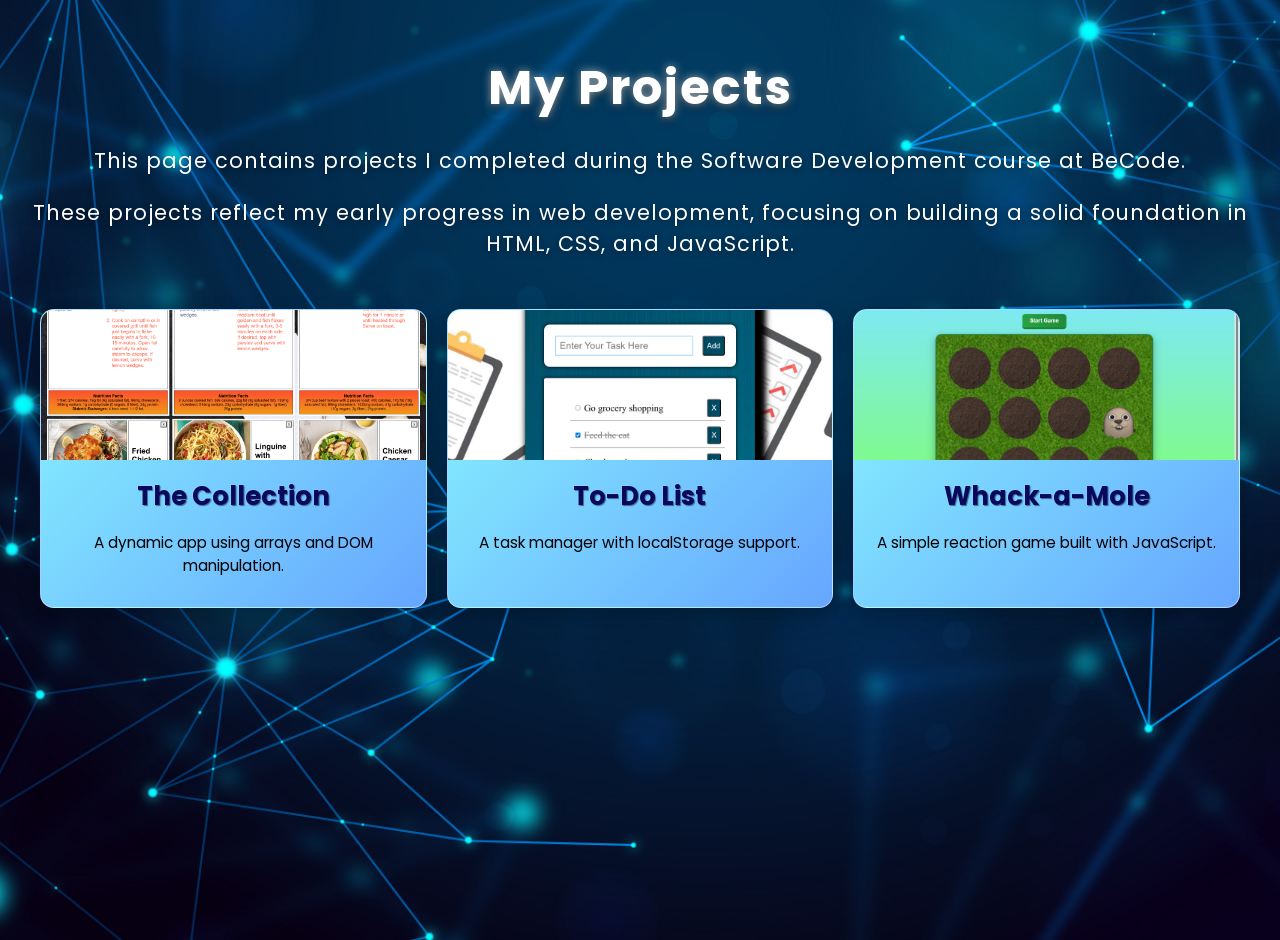
<file: index.html>
<!DOCTYPE html>
<html lang="en">
<head>
    <meta charset="UTF-8">
    <meta name="viewport" content="width=device-width, initial-scale=1.0">
    <title>My BeCode Projects</title>
    <link rel="stylesheet" href="style.css">
    <link href="https://fonts.googleapis.com/css2?family=Poppins:wght@400;700&display=swap" rel="stylesheet">
</head>
<body>

<div class="top">
<h1>My Projects</h1>
<h3>This page contains projects I completed during the Software Development course at BeCode.</h3>
<h3>These projects reflect my early progress in web development, focusing on building a solid foundation in HTML, CSS, and JavaScript.</h3>
</div>

<div class="grid">

    <a class="card" href="./Project1-Collection/collection.html">
        <img src="./Project1-Collection/assets/screenshot.png" alt="Collection">
        <h2>The Collection</h2>
        <p>A dynamic app using arrays and DOM manipulation.</p>
    </a>

    <a class="card" href="./Project2-ToDoList/index.html">
        <img src="./Project2-ToDoList/screenshot1.png" alt="To-Do List">
        <h2>To-Do List</h2>
        <p>A task manager with localStorage support.</p>
    </a>

    <a class="card" href="./Project3-Whack_a_Mole/Whack-a-Mole.html">
        <img src="./Project3-Whack_a_Mole/Screenshot.png" alt="Whack-a-Mole">
        <h2>Whack-a-Mole</h2>
        <p>A simple reaction game built with JavaScript.</p>
    </a>

</div>

</body>
</html>
</file>
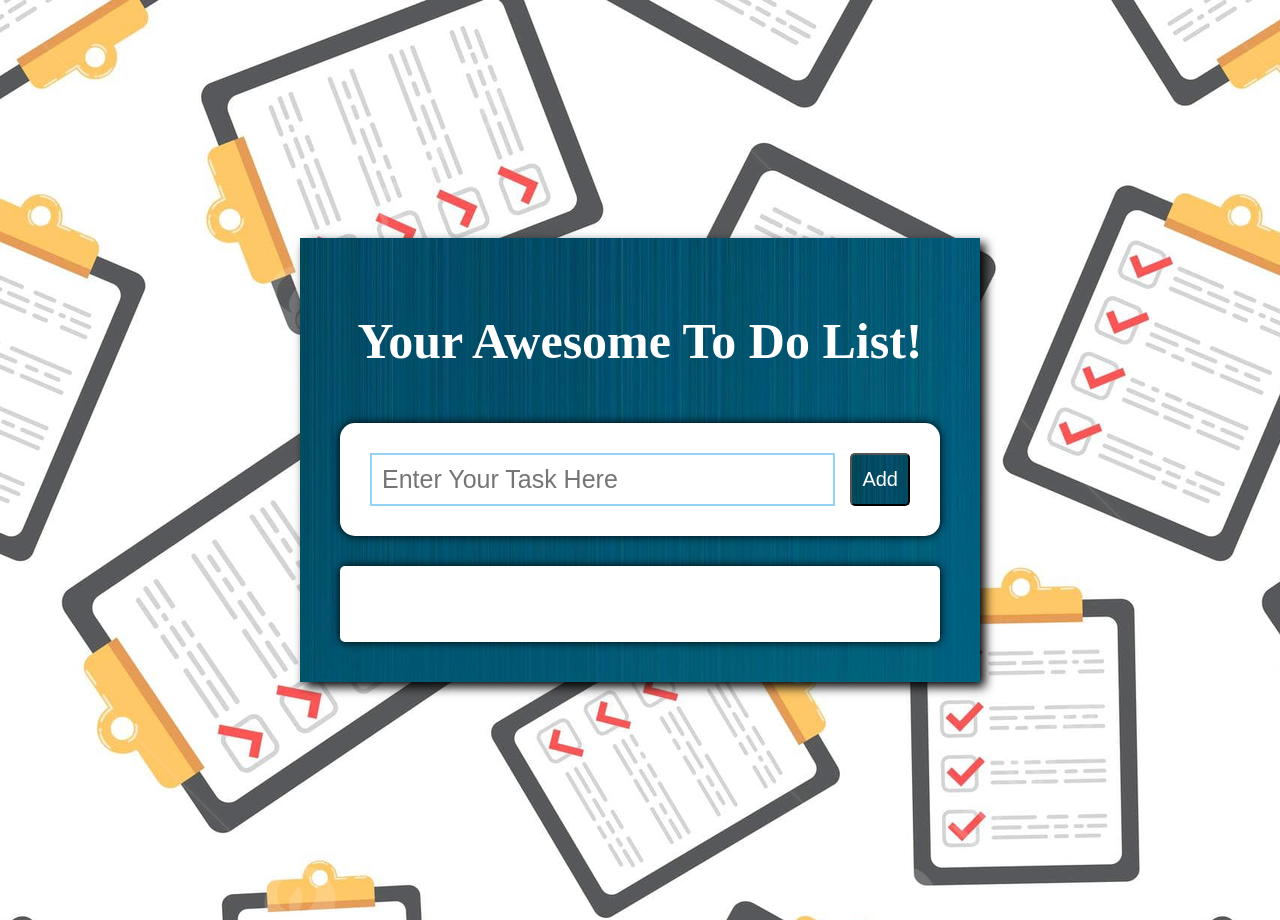
<file: Project2-ToDoList/index.html>
<!DOCTYPE html>
<html lang="en">
<head>
    <meta charset="UTF-8">
    <meta name="viewport" content="width=device-width, initial-scale=1.0">
    <title>ToDo List</title>
    <link rel="stylesheet" href="style.css">
</head>
  <body>
    <div class="container">
      <h1>Your Awesome To Do List!</h1>
      <div class="new-task">
        <input type="text" id="enterTask" placeholder="Enter Your Task Here">
        <input type="submit" id="addTask" value="Add">
      </div>
      <div class="list-tasks">
      <ul id="listOfTasks"></ul>
    </div>
  </div>
    <script src="script.js"></script>
  </body>
</html>
</file>
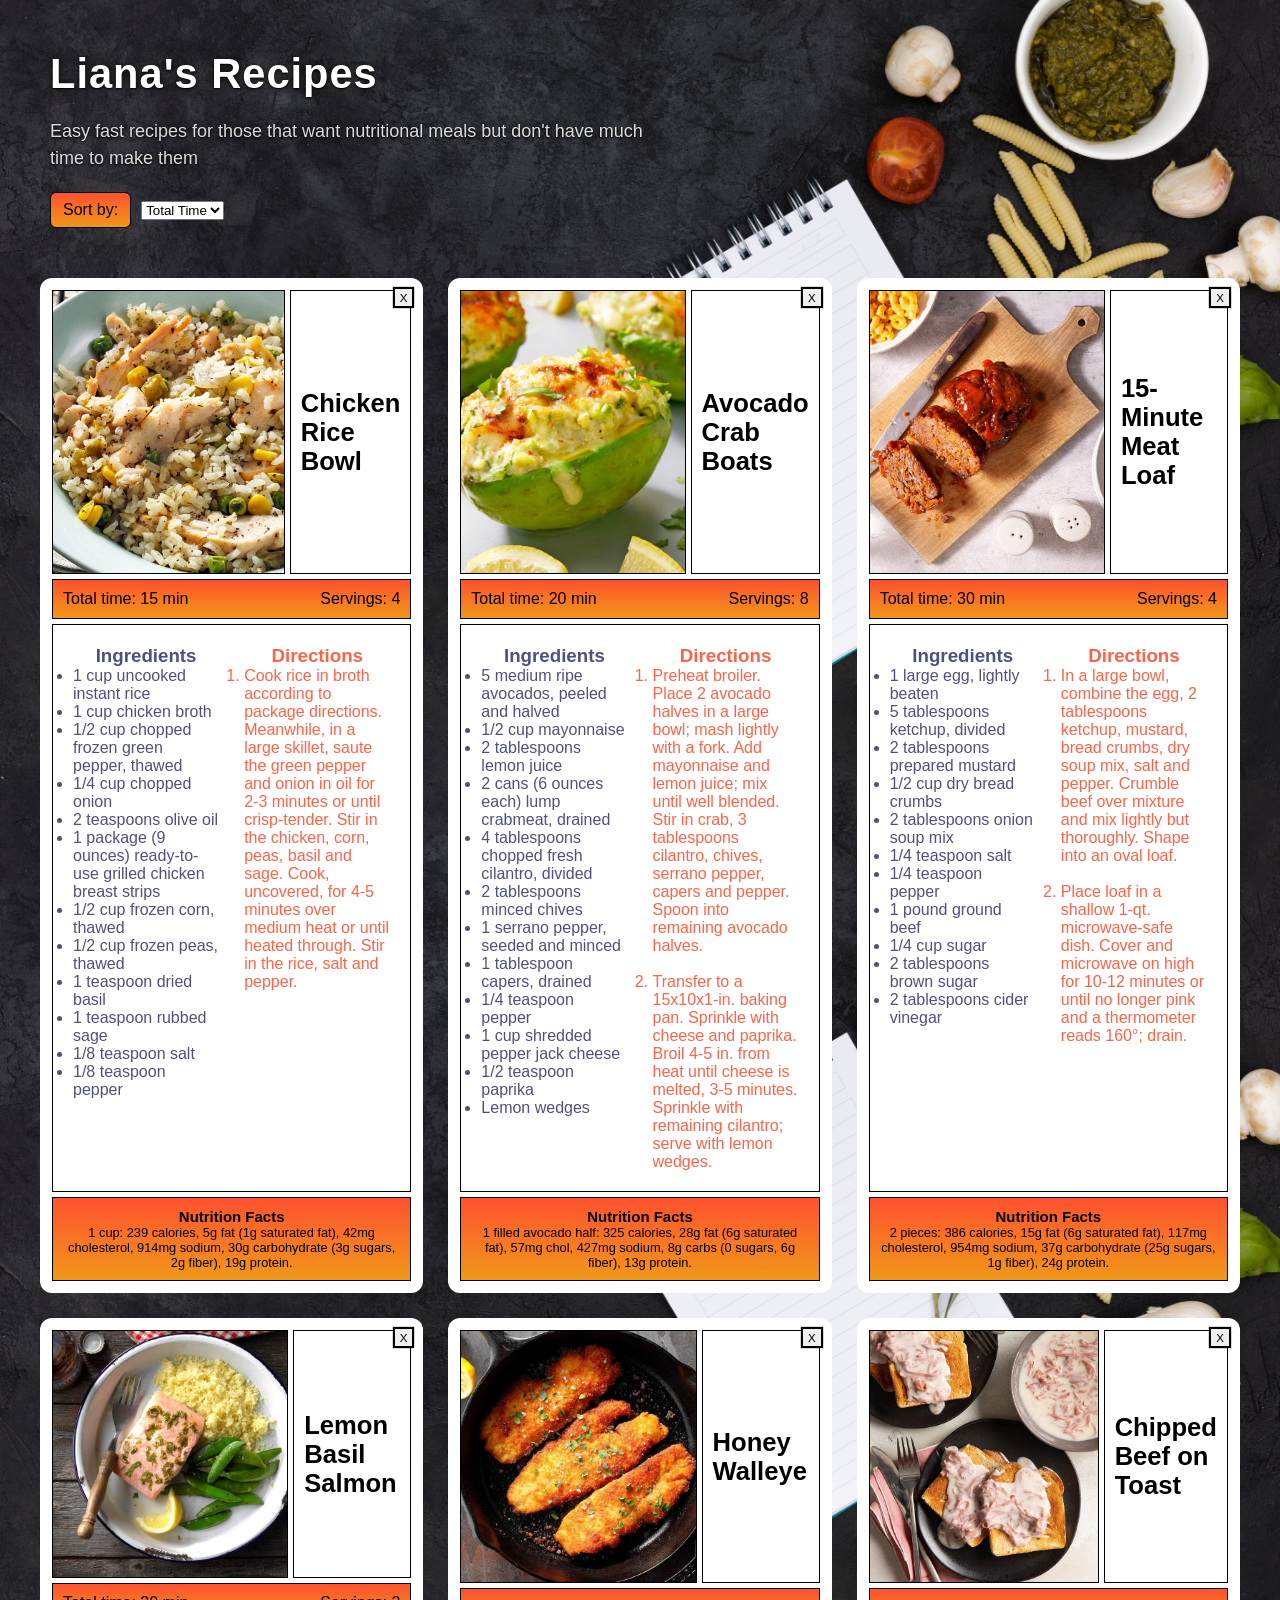
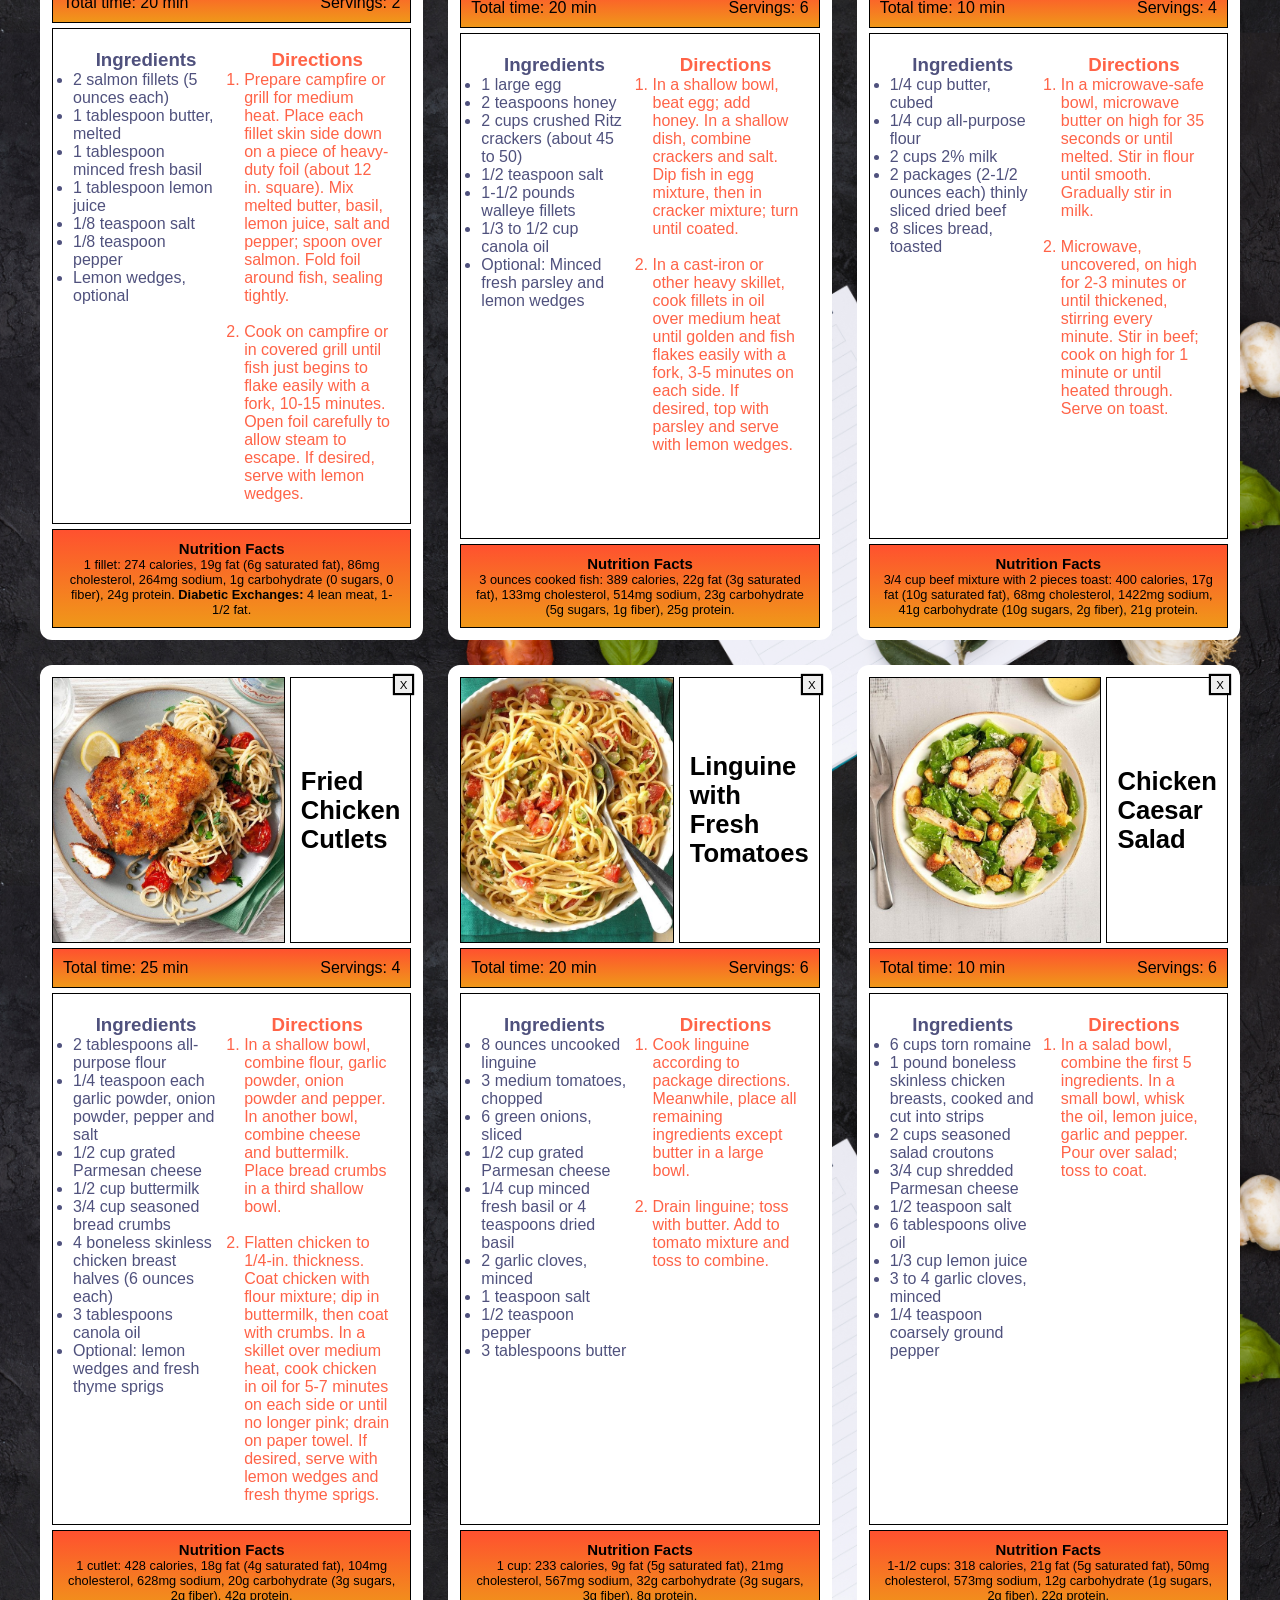
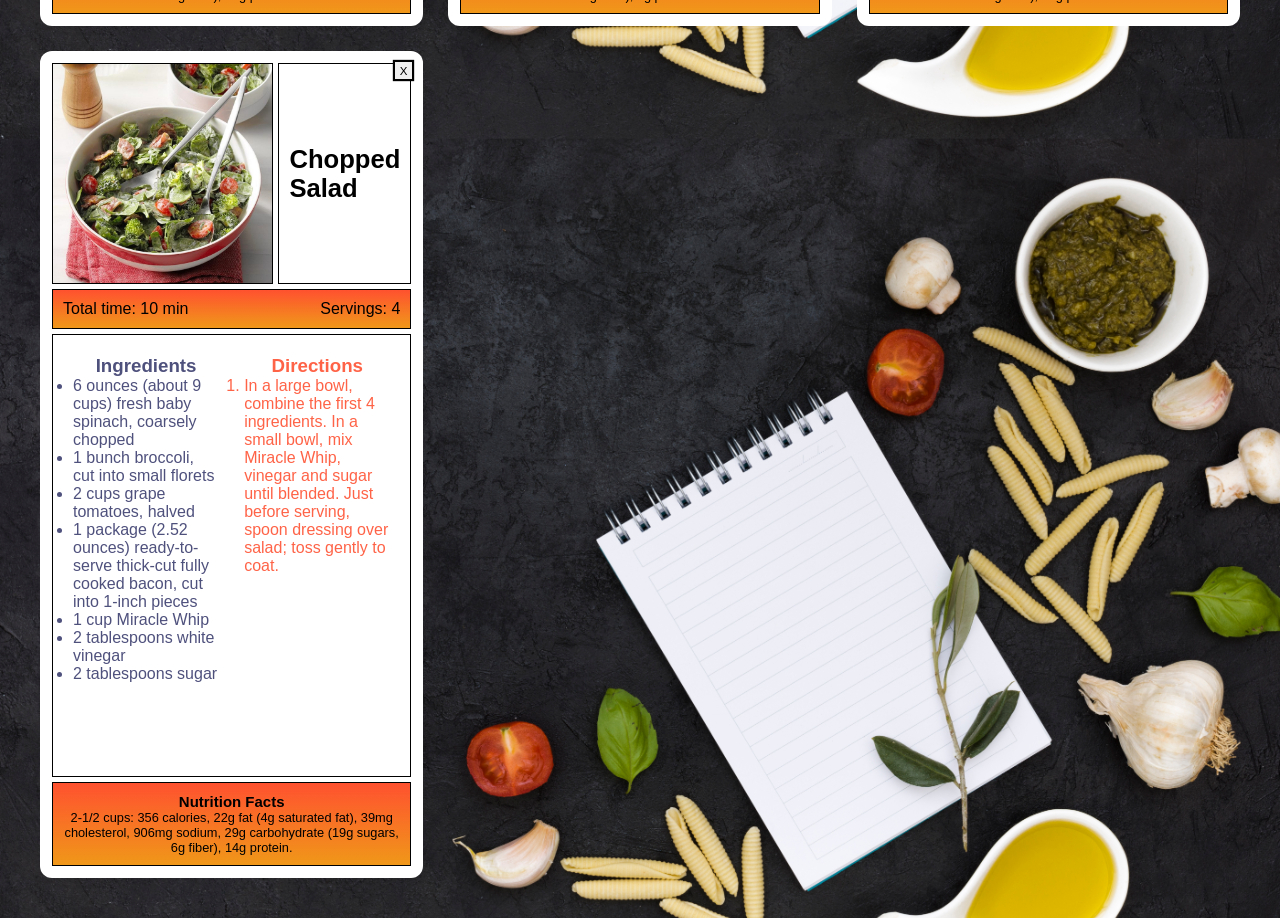
<file: Project1-Collection/collection.html>
<!DOCTYPE html>
<html lang="en">
<head>
    <meta charset="UTF-8">
    <meta name="viewport" content="width=device-width, initial-scale=1.0">
    <title>Collection</title>
    <link rel="stylesheet" href="collection.css">
</head>
<body>
    <div class="collection">
        <div class="top-section">
            <h1>Liana's Recipes</h1>
            <p>Easy fast recipes for those that want nutritional meals but don't have much time to make them</p>
            <div class="controls">
                <label for="sortBy">Sort by:</label>
                <select id="sortBy">
                    <option value="time">Total Time</option>
                    <option value="servings">Servings</option>
                </select>
            </div>
        </div>
        <div class="collection-cards-parent">
            <div class="recipe-card">
                <button class="delete-button">X</button>
                <div class="picture">
                    <img src="assets/Chicken-Rice-Bowl.jpg" alt="Picture of the Dish">
                </div>
                <div class="name">Chicken Rice Bowl</div>
                <div class="info-section">
                    <p>Total time: 15 min</p>
                    <p>Servings: 4</p>
                </div>
                <div class="content-section">
                    <div class="ingredients-section">
                        <h3>Ingredients</h3>
                        <ul>
                            <li>1 cup uncooked instant rice</li>
                            <li>1 cup chicken broth</li>
                            <li>1/2 cup chopped frozen green pepper, thawed</li>
                            <li>1/4 cup chopped onion</li>
                            <li>2 teaspoons olive oil</li>
                            <li>1 package (9 ounces) ready-to-use grilled chicken breast strips</li>
                            <li>1/2 cup frozen corn, thawed</li>
                            <li>1/2 cup frozen peas, thawed</li>
                            <li>1 teaspoon dried basil</li>
                            <li>1 teaspoon rubbed sage</li>
                            <li>1/8 teaspoon salt</li>
                            <li>1/8 teaspoon pepper</li>
                          </ul>
                    </div>
                    <div class="directions-section">
                        <h3>Directions</h3>
                        <ol>
                            <li>Cook rice in broth according to package directions. Meanwhile, in a large skillet, saute the green pepper and onion in oil for 2-3 minutes or until crisp-tender. Stir in the chicken, corn, peas, basil and sage. Cook, uncovered, for 4-5 minutes over medium heat or until heated through. Stir in the rice, salt and pepper.</li>
                          </ol>
                    </div>
                </div>
                <div class="nutrition-section">
                    <h3>Nutrition Facts</h3>
                    <p>1 cup: 239 calories, 5g fat (1g saturated fat), 42mg cholesterol, 914mg sodium, 30g carbohydrate (3g sugars, 2g fiber), 19g protein.</p>
                </div>

        
            </div>
            <div class="recipe-card">
                <button class="delete-button">X</button>
                <div class="picture">
                    <img src="assets/Crab-Stuffed-Avocado.jpg" alt="Picture of the Dish">
                </div>
                <div class="name">Avocado Crab Boats</div>
                <div class="info-section">
                    <p>Total time: 20 min</p>
                    <p>Servings: 8</p>
                </div>
                <div class="content-section">
                    <div class="ingredients-section">
                        <h3>Ingredients</h3>
                        <ul>
                            <li>5 medium ripe avocados, peeled and halved</li>
                            <li>1/2 cup mayonnaise</li>
                            <li>2 tablespoons lemon juice</li>
                            <li>2 cans (6 ounces each) lump crabmeat, drained</li>
                            <li>4 tablespoons chopped fresh cilantro, divided</li>
                            <li>2 tablespoons minced chives</li>
                            <li>1 serrano pepper, seeded and minced</li>
                            <li>1 tablespoon capers, drained</li>
                            <li>1/4 teaspoon pepper</li>
                            <li>1 cup shredded pepper jack cheese</li>
                            <li>1/2 teaspoon paprika</li>
                            <li>Lemon wedges</li>
                          </ul>
                    </div>
                    <div class="directions-section">
                        <h3>Directions</h3>
                        <ol>
                            <li>Preheat broiler. Place 2 avocado halves in a large bowl; mash lightly with a fork. Add mayonnaise and lemon juice; mix until well blended. Stir in crab, 3 tablespoons cilantro, chives, serrano pepper, capers and pepper. Spoon into remaining avocado halves.</li>
                           <br> <li>Transfer to a 15x10x1-in. baking pan. Sprinkle with cheese and paprika. Broil 4-5 in. from heat until cheese is melted, 3-5 minutes. Sprinkle with remaining cilantro; serve with lemon wedges.</li>
                          </ol>
                    </div>
                </div>
                <div class="nutrition-section">
                    <h3>Nutrition Facts</h3>
                    <p>1 filled avocado half: 325 calories, 28g fat (6g saturated fat), 57mg chol, 427mg sodium, 8g carbs (0 sugars, 6g fiber), 13g protein.</p>
                </div>
        </div>
        <div class="recipe-card">
            <button class="delete-button">X</button>
            <div class="picture">
                <img src="assets/Meat-Loaf.jpg" alt="Picture of the Dish">
            </div>
            <div class="name">15-Minute Meat Loaf</div>
            <div class="info-section">
                <p>Total time: 30 min</p>
                <p>Servings: 4</p>
            </div>
            <div class="content-section">
                <div class="ingredients-section">
                    <h3>Ingredients</h3>
                    <ul>
                        <li>1 large egg, lightly beaten</li>
                        <li>5 tablespoons ketchup, divided</li>
                        <li>2 tablespoons prepared mustard</li>
                        <li>1/2 cup dry bread crumbs</li>
                        <li>2 tablespoons onion soup mix</li>
                        <li>1/4 teaspoon salt</li>
                        <li>1/4 teaspoon pepper</li>
                        <li>1 pound ground beef</li>
                        <li>1/4 cup sugar</li>
                        <li>2 tablespoons brown sugar</li>
                        <li>2 tablespoons cider vinegar</li>
                      </ul>
                </div>
                <div class="directions-section">
                    <h3>Directions</h3>
                    <ol>
                        <li>In a large bowl, combine the egg, 2 tablespoons ketchup, mustard, bread crumbs, dry soup mix, salt and pepper. Crumble beef over mixture and mix lightly but thoroughly. Shape into an oval loaf.</li>
                        <br><li>Place loaf in a shallow 1-qt. microwave-safe dish. Cover and microwave on high for 10-12 minutes or until no longer pink and a thermometer reads 160°; drain.</li>
                      </ol>
                </div>
            </div>
            <div class="nutrition-section">
                <h3>Nutrition Facts</h3>
                <p>2 pieces: 386 calories, 15g fat (6g saturated fat), 117mg cholesterol, 954mg sodium, 37g carbohydrate (25g sugars, 1g fiber), 24g protein.</p>
            </div>
    </div>
    <div class="recipe-card">
        <button class="delete-button">X</button>
        <div class="picture">
            <img src="assets/Lemon-Basil-Salmon.jpg" alt="Picture of the Dish">
        </div>
        <div class="name">Lemon Basil Salmon</div>
        <div class="info-section">
            <p>Total time: 20 min</p>
            <p>Servings: 2</p>
        </div>
        <div class="content-section">
            <div class="ingredients-section">
                <h3>Ingredients</h3>
                <ul>
                    <li>2 salmon fillets (5 ounces each)</li>
                    <li>1 tablespoon butter, melted</li>
                    <li>1 tablespoon minced fresh basil</li>
                    <li>1 tablespoon lemon juice</li>
                    <li>1/8 teaspoon salt</li>
                    <li>1/8 teaspoon pepper</li>
                    <li>Lemon wedges, optional</li>
                  </ul>
            </div>
            <div class="directions-section">
                <h3>Directions</h3>
                <ol>
                    <li>Prepare campfire or grill for medium heat. Place each fillet skin side down on a piece of heavy-duty foil (about 12 in. square). Mix melted butter, basil, lemon juice, salt and pepper; spoon over salmon. Fold foil around fish, sealing tightly.</li>
                   <br> <li>Cook on campfire or in covered grill until fish just begins to flake easily with a fork, 10-15 minutes. Open foil carefully to allow steam to escape. If desired, serve with lemon wedges.</li>
                  </ol>
            </div>
        </div>
        <div class="nutrition-section">
            <h3>Nutrition Facts</h3>
            <p>1 fillet: 274 calories, 19g fat (6g saturated fat), 86mg cholesterol, 264mg sodium, 1g carbohydrate (0 sugars, 0 fiber), 24g protein. <strong>Diabetic Exchanges:</strong> 4 lean meat, 1-1/2 fat.</p>
        </div>
</div>
<div class="recipe-card">
    <button class="delete-button">X</button>
    <div class="picture">
        <img src="assets/Honey-Walleye.jpg" alt="Picture of the Dish">
    </div>
    <div class="name">Honey Walleye</div>
    <div class="info-section">
        <p>Total time: 20 min</p>
        <p>Servings: 6</p>
    </div>
    <div class="content-section">
        <div class="ingredients-section">
            <h3>Ingredients</h3>
            <ul>
                <li>1 large egg</li>
                <li>2 teaspoons honey</li>
                <li>2 cups crushed Ritz crackers (about 45 to 50)</li>
                <li>1/2 teaspoon salt</li>
                <li>1-1/2 pounds walleye fillets</li>
                <li>1/3 to 1/2 cup canola oil</li>
                <li>Optional: Minced fresh parsley and lemon wedges</li>
              </ul>
        </div>
        <div class="directions-section">
            <h3>Directions</h3>
            <ol>
                <li>In a shallow bowl, beat egg; add honey. In a shallow dish, combine crackers and salt. Dip fish in egg mixture, then in cracker mixture; turn until coated.</li>
                <br><li>In a cast-iron or other heavy skillet, cook fillets in oil over medium heat until golden and fish flakes easily with a fork, 3-5 minutes on each side. If desired, top with parsley and serve with lemon wedges.</li>
              </ol>
        </div>
    </div>
    <div class="nutrition-section">
        <h3>Nutrition Facts</h3>
        <p>3 ounces cooked fish: 389 calories, 22g fat (3g saturated fat), 133mg cholesterol, 514mg sodium, 23g carbohydrate (5g sugars, 1g fiber), 25g protein.</p>
    </div>
</div>
<div class="recipe-card">
    <button class="delete-button">X</button>
    <div class="picture">
        <img src="assets/Chipped-Beef-on-Toast.jpg" alt="Picture of the Dish">
    </div>
    <div class="name">Chipped Beef on Toast</div>
    <div class="info-section">
        <p>Total time: 10 min</p>
        <p>Servings: 4</p>
    </div>
    <div class="content-section">
        <div class="ingredients-section">
            <h3>Ingredients</h3>
            <ul>
                <li>1/4 cup butter, cubed</li>
                <li>1/4 cup all-purpose flour</li>
                <li>2 cups 2% milk</li>
                <li>2 packages (2-1/2 ounces each) thinly sliced dried beef</li>
                <li>8 slices bread, toasted</li>
              </ul>
        </div>
        <div class="directions-section">
            <h3>Directions</h3>
            <ol>
                <li>In a microwave-safe bowl, microwave butter on high for 35 seconds or until melted. Stir in flour until smooth. Gradually stir in milk.</li>
               <br> <li>Microwave, uncovered, on high for 2-3 minutes or until thickened, stirring every minute. Stir in beef; cook on high for 1 minute or until heated through. Serve on toast.</li>
              </ol>
        </div>
    </div>
    <div class="nutrition-section">
        <h3>Nutrition Facts</h3>
        <p>3/4 cup beef mixture with 2 pieces toast: 400 calories, 17g fat (10g saturated fat), 68mg cholesterol, 1422mg sodium, 41g carbohydrate (10g sugars, 2g fiber), 21g protein.</p>
    </div>
</div>
<div class="recipe-card">
    <button class="delete-button">X</button>
    <div class="picture">
        <img src="assets/Chicken-Cutlets.jpg" alt="Picture of the Dish">
    </div>
    <div class="name">Fried Chicken Cutlets</div>
    <div class="info-section">
        <p>Total time: 25 min</p>
        <p>Servings: 4</p>
    </div>
    <div class="content-section">
        <div class="ingredients-section">
            <h3>Ingredients</h3>
            <ul>
                <li>2 tablespoons all-purpose flour</li>
                <li>1/4 teaspoon each garlic powder, onion powder, pepper and salt</li>
                <li>1/2 cup grated Parmesan cheese</li>
                <li>1/2 cup buttermilk</li>
                <li>3/4 cup seasoned bread crumbs</li>
                <li>4 boneless skinless chicken breast halves (6 ounces each)</li>
                <li>3 tablespoons canola oil</li>
                <li>Optional: lemon wedges and fresh thyme sprigs</li>
              </ul>
        </div>
        <div class="directions-section">
            <h3>Directions</h3>
            <ol>
                <li>In a shallow bowl, combine flour, garlic powder, onion powder and pepper. In another bowl, combine cheese and buttermilk. Place bread crumbs in a third shallow bowl.</li>
               <br> <li>Flatten chicken to 1/4-in. thickness. Coat chicken with flour mixture; dip in buttermilk, then coat with crumbs. In a skillet over medium heat, cook chicken in oil for 5-7 minutes on each side or until no longer pink; drain on paper towel. If desired, serve with lemon wedges and fresh thyme sprigs.</li>
              </ol>
        </div>
    </div>
    <div class="nutrition-section">
        <h3>Nutrition Facts</h3>
        <p>1 cutlet: 428 calories, 18g fat (4g saturated fat), 104mg cholesterol, 628mg sodium, 20g carbohydrate (3g sugars, 2g fiber), 42g protein.</p>
    </div>
</div>
<div class="recipe-card">
    <button class="delete-button">X</button>
    <div class="picture">
        <img src="assets/Linguine-with-Fresh-Tomatoes.jpg" alt="Picture of the Dish">
    </div>
    <div class="name">Linguine with Fresh Tomatoes</div>
    <div class="info-section">
        <p>Total time: 20 min</p>
        <p>Servings: 6</p>
    </div>
    <div class="content-section">
        <div class="ingredients-section">
            <h3>Ingredients</h3>
            <ul>
                <li>8 ounces uncooked linguine</li>
                <li>3 medium tomatoes, chopped</li>
                <li>6 green onions, sliced</li>
                <li>1/2 cup grated Parmesan cheese</li>
                <li>1/4 cup minced fresh basil or 4 teaspoons dried basil</li>
                <li>2 garlic cloves, minced</li>
                <li>1 teaspoon salt</li>
                <li>1/2 teaspoon pepper</li>
                <li>3 tablespoons butter</li>
              </ul>
        </div>
        <div class="directions-section">
            <h3>Directions</h3>
            <ol>
                <li>Cook linguine according to package directions. Meanwhile, place all remaining ingredients except butter in a large bowl.</li>
                <br><li>Drain linguine; toss with butter. Add to tomato mixture and toss to combine.</li>
              </ol>
        </div>
    </div>
    <div class="nutrition-section">
        <h3>Nutrition Facts</h3>
        <p>1 cup: 233 calories, 9g fat (5g saturated fat), 21mg cholesterol, 567mg sodium, 32g carbohydrate (3g sugars, 3g fiber), 8g protein.</p>
    </div>
</div>
<div class="recipe-card">
    <button class="delete-button">X</button>
    <div class="picture">
        <img src="assets/Chicken-Caesar-Salad.jpg" alt="Picture of the Dish">
    </div>
    <div class="name">Chicken Caesar Salad</div>
    <div class="info-section">
        <p>Total time: 10 min</p>
        <p>Servings: 6</p>
    </div>
    <div class="content-section">
        <div class="ingredients-section">
            <h3>Ingredients</h3>
            <ul>
                <li>6 cups torn romaine</li>
                <li>1 pound boneless skinless chicken breasts, cooked and cut into strips</li>
                <li>2 cups seasoned salad croutons</li>
                <li>3/4 cup shredded Parmesan cheese</li>
                <li>1/2 teaspoon salt</li>
                <li>6 tablespoons olive oil</li>
                <li>1/3 cup lemon juice</li>
                <li>3 to 4 garlic cloves, minced</li>
                <li>1/4 teaspoon coarsely ground pepper</li>
              </ul>
        </div>
        <div class="directions-section">
            <h3>Directions</h3>
            <ol>
                <li>In a salad bowl, combine the first 5 ingredients. In a small bowl, whisk the oil, lemon juice, garlic and pepper. Pour over salad; toss to coat.</li>
              </ol>
        </div>
    </div>
    <div class="nutrition-section">
        <h3>Nutrition Facts</h3>
        <p>1-1/2 cups: 318 calories, 21g fat (5g saturated fat), 50mg cholesterol, 573mg sodium, 12g carbohydrate (1g sugars, 2g fiber), 22g protein.</p>
    </div>
</div>
<div class="recipe-card">
    <button class="delete-button">X</button>
    <div class="picture">
        <img src="assets/Chopped-Salad.jpg" alt="Picture of the Dish">
    </div>
    <div class="name">Chopped Salad</div>
    <div class="info-section">
        <p>Total time: 10 min</p>
        <p>Servings: 4</p>
    </div>
    <div class="content-section">
        <div class="ingredients-section">
            <h3>Ingredients</h3>
            <ul>
                <li>6 ounces (about 9 cups) fresh baby spinach, coarsely chopped</li>
                <li>1 bunch broccoli, cut into small florets</li>
                <li>2 cups grape tomatoes, halved</li>
                <li>1 package (2.52 ounces) ready-to-serve thick-cut fully cooked bacon, cut into 1-inch pieces</li>
                <li>1 cup Miracle Whip</li>
                <li>2 tablespoons white vinegar</li>
                <li>2 tablespoons sugar</li>
              </ul>
        </div>
        <div class="directions-section">
            <h3>Directions</h3>
            <ol>
                <li>In a large bowl, combine the first 4 ingredients. In a small bowl, mix Miracle Whip, vinegar and sugar until blended. Just before serving, spoon dressing over salad; toss gently to coat.</li>
              </ol>
        </div>
    </div>
    <div class="nutrition-section">
        <h3>Nutrition Facts</h3>
        <p>2-1/2 cups: 356 calories, 22g fat (4g saturated fat), 39mg cholesterol, 906mg sodium, 29g carbohydrate (19g sugars, 6g fiber), 14g protein.</p>
    </div>
</div>
    </div>
    <script src="collection.js"></script>
</body>
</html>
</file>
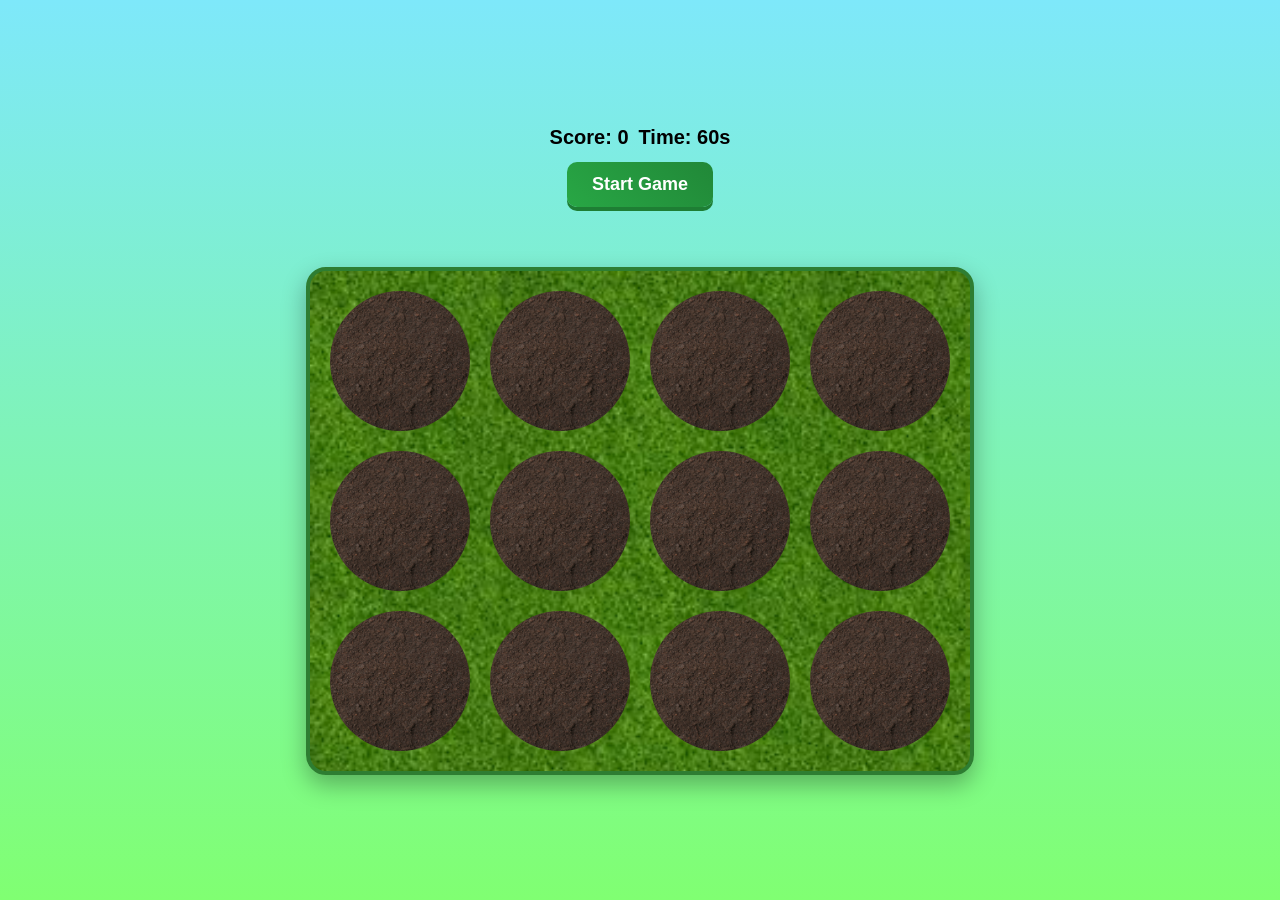
<file: Project3-Whack_a_Mole/Whack-a-Mole.html>
<!DOCTYPE html>
<html lang="en">
<head>
    <meta charset="UTF-8">
    <meta name="viewport" content="width=device-width, initial-scale=1.0">
    <link rel="stylesheet" href="Whack-a-Mole.css">
    <script defer src="Whack-a-Mole.js"></script>
    <title>Whack-a-Mole</title>
</head>
<body>
<div class="page">
    
    <div class="top-wrapper">
      <div class="top-section">
        <div id="score">Score: 0</div>
        <div id="timer">Time: 60s</div>
      </div>
      <button id="startButton">Start Game</button>
    </div>
    
    <div class="container">
        <div class="hole" id="hole1"></div>
        <div class="hole" id="hole2"></div>
        <div class="hole" id="hole3"></div>
        <div class="hole" id="hole4"></div>
        <div class="hole" id="hole5"></div>
        <div class="hole" id="hole6"></div>
        <div class="hole" id="hole7"></div>
        <div class="hole" id="hole8"></div>
        <div class="hole" id="hole9"></div>
        <div class="hole" id="hole10"></div>
        <div class="hole" id="hole11"></div>
        <div class="hole" id="hole12"></div>
    </div>
</div>
</body>
</html>
</file>
<file: style.css>
body {
    font-family: 'Poppins', sans-serif;
    text-align: center;
    background: url("background1.jpg") no-repeat center center;
    background-size: cover;
    margin: 0;
    padding: 20px;
    min-height: 100vh;
    font-size: 1rem;
}

.top {
    margin-bottom: 50px;
}

h1 {
    margin-bottom: 20px;
    color: white;

    font-size: clamp(1.8rem, 4vw, 3rem);
    letter-spacing: 2px;

    text-shadow:
        0 0 10px rgba(255, 255, 255, 0.6),
        0 4px 10px rgba(0, 0, 0, 0.6);

    animation: fadeIn 1s ease;
}

@keyframes fadeIn {
    from {
        opacity: 0;
        transform: translateY(-20px);
    }
    to {
        opacity: 1;
        transform: translateY(0);
    }
}

h3 {
    color: white;

    font-size: clamp(1rem, 2.5vw, 1.3rem);
    font-weight: normal;
    letter-spacing: 1px;

    text-shadow: 0 2px 6px rgba(0, 0, 0, 0.4);
}

.grid {
    display: grid;
    grid-template-columns: repeat(3, 1fr);
    gap: 20px;
    padding: 0 20px;
}

.card {
    position: relative;
    display: block;
    width: clamp(220px, auto, 280px);

    background: linear-gradient(135deg, #89f7fe, #66a6ff);
    border: 1px solid rgba(255, 255, 255, 0.4);
    border-radius: 14px;

    text-decoration: none;
    color: black;

    box-shadow:
        0 10px 25px rgba(0, 0, 0, 0.15),
        0 4px 10px rgba(0, 0, 0, 0.1);

    transition: all 0.25s ease;
    overflow: hidden;
}

.card:hover {
    transform: translateY(-8px) scale(1.02);

    box-shadow:
        0 20px 40px rgba(0, 0, 0, 0.25),
        0 10px 20px rgba(0, 0, 0, 0.15);
}

.card::after {
    content: "";
    position: absolute;
    inset: 0;
    background: linear-gradient(
        120deg,
        transparent,
        rgba(255, 255, 255, 0.3),
        transparent
    );
    opacity: 0;
    transition: opacity 0.3s;
}

.card:hover::after {
    opacity: 1;
}

.card img {
    width: 100%;
    height: 150px;
    object-fit: cover;
}

.card h2 {
    margin: 10px 0 5px;
    color: rgb(8, 8, 95);
    text-shadow: -1px -1px 1px rgba(255,255,255,.1), 1px 1px 1px rgba(0,0,0,.5);
    font-size: clamp(1.2rem, 2.5vw, 1.6rem);
}

.card p {
    padding: 0 10px 15px;
    font-size: clamp(0.85rem, 1.2vw, 1rem);

}

@media (max-width: 768px) {
    .grid {
         grid-template-columns: 2fr 2fr;
        align-items: stretch;
        justify-items: center;
        gap: 15px;
    }

    .card {
        width: 90%;
        max-width: 350px;
    }
}

@media (max-width: 480px) {
    body {
        font-size: 0.95rem;
    }

    .grid {
        grid-template-columns: 1fr;
        justify-items: center;
    }

    h1 {
        margin-bottom: 20px;
    }

    .card {
        width: 80%;
    }
}
</file>
<file: Project2-ToDoList/style.css>
body {
  padding: 10px;
  margin: 0;
  background-image: url('background.png');
  display: flex;
  justify-content: center;
  align-items: center;
  min-height: 100vh;
}

  .container {
  padding: 40px;
  background-image: url('background1.jpg');
  width: 90%;
  max-width: 600px;
  box-shadow: 5px 5px 10px black;
}

  h1 {
    color: white;
    text-align: center;
    padding-bottom: 20px;
    font-size: clamp(28px, 5vw, 50px);
    font-weight: bold;
  }

  .new-task {
    background-color: white;
    padding: 30px;
    border-radius: 15px;
    box-shadow: 0 0 10px rgba(1, 1, 1, 1);
    display: flex;
    gap: 15px;
    flex-wrap: wrap;
    margin-bottom: 30px; 
  }

  #enterTask {
    flex: 1;
    font-size: clamp(16px, 3vw, 25px);
    border: 2px solid #93d3f3;
    padding: 10px;
    color: black;
  }

  #addTask {
    font-size: 20px;
    background-image: url('background1.jpg');
    color: white;
    padding: 10px;
    border-radius: 5px;
    cursor: pointer;
  }

  .list-tasks {
    background-color: white;
    padding: 30px;
    border-radius: 5px;
    box-shadow: 0 0 10px rgba(1, 1, 1, 1);
    margin-top: 30px;
  }

  .list-tasks ul {
  padding-left: 0;
  margin-left: 0;
  list-style-position: inside; /* optional */
}

  li {
    display: flex;
    justify-content: space-between;
    align-items: center;
    padding: 10px;
    margin: 5px 0;
    border-bottom: 1px solid black;

  }

  li input[type='checkbox'] {
    margin-right: 10px;
    cursor: pointer;
  }

  li span {
    flex-grow: 1;
    text-align: left;
    font-size: clamp(16px, 3vw, 25px);
  }

  .delete-button {
    margin-left: 10px;
    font-size: clamp(16px, 2vw, 20px);
    background-image: url('background1.jpg');
    color: white;
    padding: 10px;
    border-radius: 5px;
    cursor: pointer;
    flex-shrink: 0;
  }
  
  .completed {
    text-decoration: line-through;
    color: gray;
}

@media (max-width: 600px) {
  .container {
    padding: 20px;
  }

  .new-task {
    flex-direction: column;
    gap: 10px;
  }

  #addTask {
    width: 100%;
  }

  li {
    flex-direction: row;
    align-items: flex-end;
    gap: 10px;
  }

  .delete-button {
    width: 15%;
  }
}
</file>
<file: Project1-Collection/collection.css>
* {
    margin: 0;
    padding: 0;
    box-sizing: border-box;
}

body {
    font-family: Arial, sans-serif;
    min-height: 100vh;
    background-color: #f4f4f4;
    padding: clamp(8px, 2vw, 20px);
    background-image: url("assets/background6.jpg");
    background-position: center;
    background-size: contain;
}

label {
    color: black;
    background-image: linear-gradient(
#ff512f, #f09819);
    padding: 8px 12px;
    border-radius: 6px;
    border: 1px solid black;
    backdrop-filter: blur(5px);
}

.collection {
    display: grid;
    grid-template-rows: auto auto;
}

.top-section {
    display: flex;
    flex-direction: column;
    gap: clamp(10px, 2vw, 20px);
    padding: clamp(15px, 3vw, 30px);
    width: fit-content;
}

.top-section h1 {
    font-size: clamp(1.5rem, 4vw, 2.6rem);
    font-weight: 700;
    letter-spacing: 1px;
    color: white;
}

.top-section p {
    font-size: clamp(0.95rem, 1.5vw, 1.125rem);
    font-weight: 300;
    color: rgba(255, 255, 255, 0.85);
    max-width: 600px;
    line-height: 1.5;
}

.top-section h1,
.top-section p {
    text-shadow: 
    0 1px 2px rgba(0,0,0,0.9),
    0 0 6px rgba(0,0,0,0.6);
}

.controls {
    display: flex;
    gap: 10px;
    align-items: center;
}

.collection-cards-parent {
    display: grid;
    gap: clamp(10px, 2vw, 25px);
    grid-template-columns: repeat(auto-fit, minmax(clamp(260px, 30vw, 320px), 1fr));
    padding: clamp(8px, 2vw, 20px);
}

.recipe-card {
    position: relative;
    display: grid;
    grid-template-columns: 2fr 1fr;
    grid-template-rows: 1fr 0fr 2fr 0fr;
    gap: 5px;
    width: 100%;
    height: 100%;
    background: white;
    padding: clamp(6px, 1vw, 12px);
    border-radius: clamp(6px, 1vw, 12px);
}

.delete-button {
    position: absolute; 
    top: 10px;
    right: 10px; 
    font-size: clamp(0.65rem, 0.9vw, 0.8rem);
    padding: 2.5px 5px;
    border: 1px solid black;
    box-shadow: 0px 0px 1px 1px rgb(0,0,0);
}
.delete-button:hover {
    background-image: linear-gradient(
#ff512f, #f09819);
    transition: 0.7s;
}

.picture {
    grid-column: 1 / 2;
    grid-row: 1 / 2;
    display: flex;
    justify-content: center;
    align-items: center;
    border: 1px solid black;
}

.picture img {
    width: 100%;
    height: 100%;
    object-fit: cover;
    display: block;
}

.name {
    grid-column: 2 / 3;
    grid-row: 1 / 2;
    display: flex;
    align-items: center;
    justify-content: center;
    font-size: clamp(1.1rem, 2vw, 1.6rem);
    font-weight: bold;
    border: 1px solid black;
    padding: 10px;
}


.info-section {
    background-image: linear-gradient(
#ff512f, #f09819);
    grid-column: 1 / 3;
    grid-row: 2 / 3;
    display: grid;
    grid-template-columns: 1fr 1fr;
    border: 1px solid black;
    padding: 10px;
}

.info-section p {
    justify-self: start; 
}

.info-section p:last-child {
    justify-self: end; 
}

.content-section {
    grid-column: 1 / 3;
    grid-row: 3 / 4;
    display: grid;
    grid-template-columns: 1fr 1fr;
    gap: 5px;
    border: 1px solid black;
    padding: 10px;
}

.ingredients-section {
  padding: 10px;
  color: #4F517D;
}
.directions-section {
  color: #FF6347; 
  padding: 10px;
}

.ingredients-section h3,
.directions-section h3 {
    text-align: center;
}


.nutrition-section {
    grid-column: 1 / 3;
    grid-row: 4 / 5;
    text-align: center;
    border: 1px solid black;
    padding: 10px;
    font-size: clamp(0.7rem, 1vw, 0.85rem);
    background-image: linear-gradient(
     #ff512f, #f09819);
}
</file>
<file: Project3-Whack_a_Mole/Whack-a-Mole.css>
body {
    background: linear-gradient(to bottom, #7ee8fa, #80ff72);
    font-family: Arial, Helvetica, sans-serif;

    margin: 0;
    height: 100vh;

    display: flex;
    justify-content: center;
    align-items: center;
}

.page {
    display: flex;
    flex-direction: column;
    align-items: center;

    gap: 20px;
}

.top-wrapper {
    display: flex;
    flex-direction: column;
    align-items: center;
    gap: 5px;
}

/* Top section */
.top-section {
    display: flex;
    gap: 10px;
    margin-bottom: 8px;
    font-size: 20px;
    font-weight: bold;
    text-align: center;
    justify-content: center;
}

/* Start button */
#startButton {
    margin-bottom: 20px;
    padding: 12px 25px;
    font-size: 18px;
    font-weight: bold;
    color: white;
    background: linear-gradient(45deg, #28a745, #218838);
    border: none;
    border-radius: 10px;
    cursor: pointer;
    transition: all 0.2s ease;
    box-shadow: 0 4px 0 #1e7e34;
    justify-content: center;
}

#startButton:hover {
    transform: translateY(-2px);
    box-shadow: 0 6px 0 #1e7e34;
}

#startButton:active {
    transform: translateY(2px);
    box-shadow: 0 2px 0 #1e7e34;
}

/* Game container */
.container {
    background-image: url("grass2.jpg");
    background-size: cover;

    display: grid;
    grid-template-columns: repeat(4, minmax(60px, 140px));
    gap: 20px;

    padding: 20px;
    border-radius: 20px;
    border: 4px solid #2e7d32;
    box-shadow: 0 10px 25px rgba(0, 0, 0, 0.3);

    max-width: 95vw;
    margin-top: 20px;
}

/* Holes */
.hole {
    width: 100%;
    aspect-ratio: 1 / 1;
    background: url("hole.jpg") center/cover no-repeat;
    border-radius: 50%;
    cursor: pointer;
    transition: transform 0.1s;
}

.hole:hover {
    transform: scale(1.05);
}

/* Mole */
.mole {
    background-image: url("mole.png");
    background-position: center bottom;
    background-size: 120px;
    background-repeat: no-repeat;
    animation: pop 0.2s ease;
}

/* Pop animation */
@keyframes pop {
    from {
        transform: scale(0.7);
    }
    to {
        transform: scale(1);
    }
}

@media (max-width: 768px) {
    .container {
        grid-template-columns: repeat(3, minmax(60px, 1fr));
    }
}
</file>
